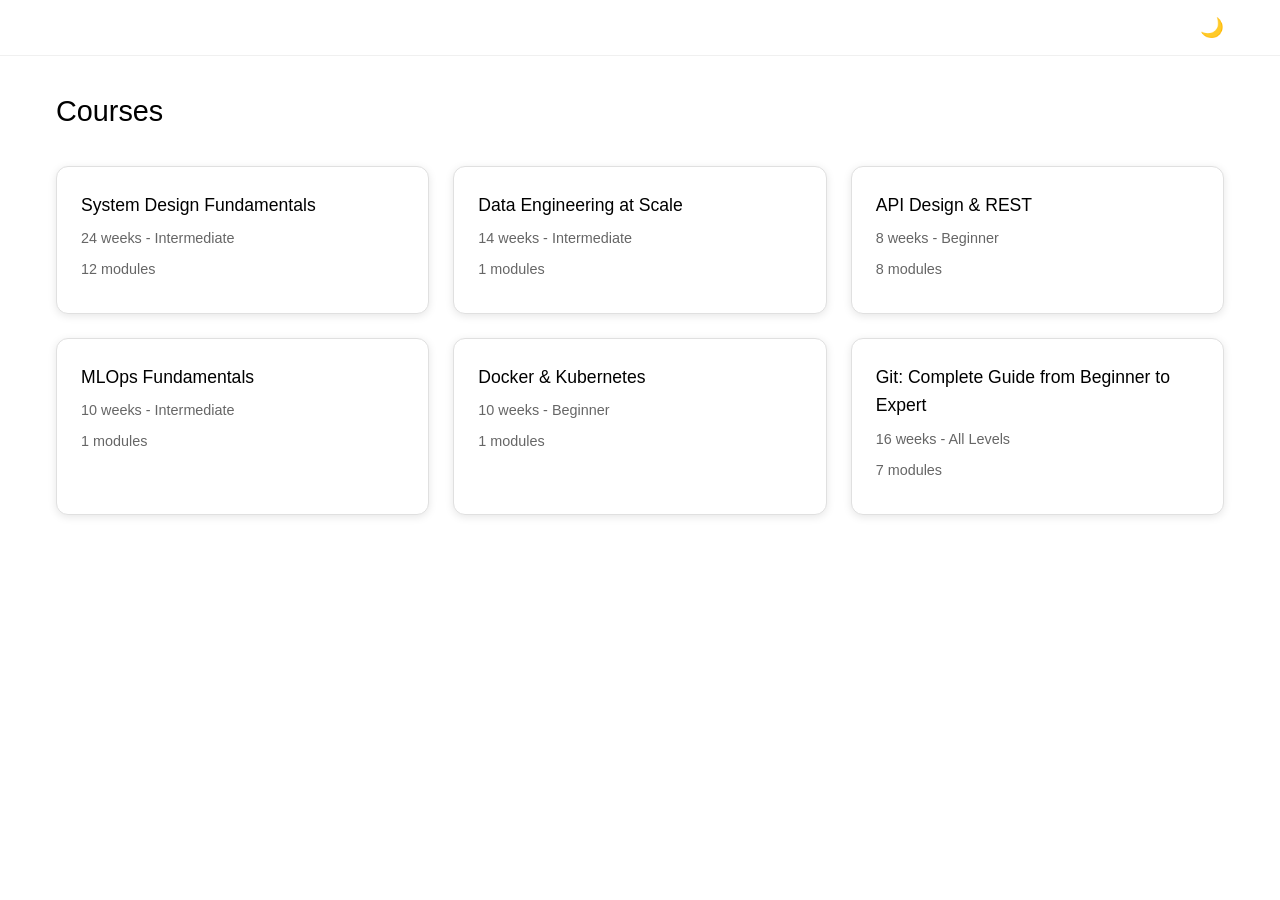
<file: index.html>
<!doctype html>
<html lang="en">
  <head>
    <meta charset="UTF-8" />
    <meta name="viewport" content="width=device-width, initial-scale=1.0" />
    <title>Learning - System Design, APIs & Engineering Courses</title>

    <!-- SEO Meta Tags -->
    <meta
      name="description"
      content="Master system design, API development, microservices, and software engineering. Free online courses with interview questions, practical examples, and progress tracking."
    />
    <meta
      name="keywords"
      content="system design, API design, REST, microservices, software engineering, interview preparation, coding courses, scalability, databases, caching, load balancing"
    />
    <meta name="author" content="Learning Platform" />
    <meta name="robots" content="index, follow, max-snippet:-1, max-image-preview:large, max-video-preview:-1" />
    <link rel="canonical" href="https://ashutoshnayakords.github.io/" />

    <!-- Google Search Console Verification -->
    <!-- Paste your Google verification meta tag here after getting it from Search Console -->

    <!-- Open Graph / Facebook Meta Tags -->
    <meta property="og:type" content="website" />
    <meta property="og:url" content="https://ashutoshnayakords.github.io/" />
    <meta property="og:title" content="Learning - System Design & Engineering Courses" />
    <meta
      property="og:description"
      content="Master system design, API development, microservices, and software engineering with free interactive courses and interview preparation."
    />
    <meta property="og:image" content="https://ashutoshnayakords.github.io/icons/web-app-manifest-512x512.png" />
    <meta property="og:image:width" content="512" />
    <meta property="og:image:height" content="512" />
    <meta property="og:image:alt" content="Learning Platform Logo" />
    <meta property="og:site_name" content="Learning" />
    <meta property="og:locale" content="en_US" />

    <!-- Twitter Card Meta Tags -->
    <meta name="twitter:card" content="summary_large_image" />
    <meta name="twitter:url" content="https://ashutoshnayakords.github.io/" />
    <meta name="twitter:title" content="Learning - System Design & Engineering Courses" />
    <meta
      name="twitter:description"
      content="Master system design, API development, microservices, and software engineering with free interactive courses."
    />
    <meta name="twitter:image" content="https://ashutoshnayakords.github.io/icons/web-app-manifest-512x512.png" />

    <!-- PWA Meta Tags -->
    <meta name="theme-color" content="#000000" />
    <meta name="mobile-web-app-capable" content="yes" />
    <meta name="apple-mobile-web-app-capable" content="yes" />
    <meta
      name="apple-mobile-web-app-status-bar-style"
      content="black-translucent"
    />
    <meta name="apple-mobile-web-app-title" content="Learning" />

    <!-- Manifest -->
    <link rel="manifest" href="manifest.json" />

    <!-- Apple Touch Icons -->
    <link
      rel="apple-touch-icon"
      sizes="152x152"
      href="icons/icon-152x152.png"
    />
    <link
      rel="apple-touch-icon"
      sizes="192x192"
      href="icons/icon-192x192.png"
    />
    <link
      rel="apple-touch-icon"
      sizes="512x512"
      href="icons/icon-512x512.png"
    />

    <!-- Favicon -->
    <link
      rel="icon"
      type="image/png"
      sizes="32x32"
      href="icons/icon-192x192.png"
    />

    <link rel="stylesheet" href="styles.css" />

    <!-- Structured Data (JSON-LD) for Google -->
    <script type="application/ld+json">
    {
      "@context": "https://schema.org",
      "@type": "EducationalOrganization",
      "name": "Learning Platform",
      "description": "Free online courses on system design, API development, microservices, and software engineering",
      "url": "https://ashutoshnayakords.github.io/",
      "logo": "https://ashutoshnayakords.github.io/icons/web-app-manifest-512x512.png",
      "sameAs": [],
      "courseOffered": [
        {
          "@type": "Course",
          "name": "System Design Fundamentals",
          "description": "Learn scalability, load balancing, caching, databases, message queues, and more",
          "provider": {
            "@type": "EducationalOrganization",
            "name": "Learning Platform"
          },
          "educationalLevel": "Intermediate",
          "timeRequired": "P24W"
        },
        {
          "@type": "Course",
          "name": "API Design & REST",
          "description": "Master REST principles, API design patterns, authentication, rate limiting, and best practices",
          "provider": {
            "@type": "EducationalOrganization",
            "name": "Learning Platform"
          },
          "educationalLevel": "Beginner",
          "timeRequired": "P8W"
        }
      ]
    }
    </script>
  </head>
  <body>
    <header>
      <div class="header-content">
        <div class="nav-buttons">
          <button id="home-btn" onclick="showHome()">
            <img src="icons/favicon-96x96.png" alt="Courses" class="home-icon">
          </button>
          <button id="back-btn" onclick="goBack()" style="display: none">
            Back
          </button>
        </div>
        <button
          class="theme-toggle theme-toggle-desktop"
          onclick="toggleTheme()"
        >
          🌙
        </button>
      </div>
    </header>

    <div class="container">
      <!-- Home Page -->
      <div id="home-page" class="page active">
        <div class="home-page">
          <h1>Courses</h1>
          <div class="courses-grid" id="courses-grid">
            <!-- Generated by JS -->
          </div>
        </div>
      </div>

      <!-- Contents Page (List of all lessons) -->
      <div id="contents-page" class="page">
        <div id="contents-content" class="contents-detail">
          <!-- Generated by JS -->
        </div>
      </div>

      <!-- Course Page -->
      <div id="course-page" class="page">
        <div id="course-content" class="course-detail">
          <!-- Generated by JS -->
        </div>
      </div>

      <!-- Lesson Page -->
      <div id="lesson-page" class="page">
        <div class="lesson-layout">
          <!-- Sidebar -->
          <aside id="sidebar" class="sidebar">
            <div id="sidebar-content" class="sidebar-content">
              <!-- Generated by JS -->
            </div>
          </aside>

          <!-- Main Content -->
          <div class="lesson-main">
            <div id="lesson-header" class="lesson-header">
              <!-- Generated by JS -->
            </div>
            <div id="lesson-content" class="lesson-body">
              <!-- Generated by JS -->
            </div>

            <!-- Interview Questions Section -->
            <div id="interview-section" class="interview-section">
              <h2>Interview Questions</h2>
              <div id="interview-questions" class="accordion">
                <!-- Generated by JS -->
              </div>
            </div>

            <div id="lesson-nav" class="lesson-nav">
              <!-- Generated by JS -->
            </div>
            <div class="progress-bar">
              <div id="progress-fill" class="progress-fill"></div>
            </div>
          </div>
        </div>
      </div>
    </div>

    <!-- Bottom Navbar (Mobile App Style) -->
    <nav id="bottom-navbar" class="bottom-navbar">
      <div class="bottom-navbar-content">
        <button class="bottom-nav-item" onclick="showHome()">
          <svg
            viewBox="0 0 24 24"
            fill="none"
            stroke="currentColor"
            stroke-width="2"
          >
            <path d="M3 9l9-7 9 7v11a2 2 0 0 1-2 2H5a2 2 0 0 1-2-2z"></path>
            <polyline points="9,22 9,12 15,12 15,22"></polyline>
          </svg>
          <!-- <span>Courses</span> -->
        </button>
        <button class="bottom-nav-item active" onclick="openCourseMenu()">
          <svg
            viewBox="0 0 24 24"
            fill="none"
            stroke="currentColor"
            stroke-width="2"
          >
            <path d="M4 19.5A2.5 2.5 0 0 1 6.5 17H20"></path>
            <path
              d="M6.5 2H20v20H6.5A2.5 2.5 0 0 1 4 19.5v-15A2.5 2.5 0 0 1 6.5 2z"
            ></path>
          </svg>
          <span>Contents</span>
        </button>
        <button class="bottom-nav-item" onclick="toggleTheme()">
          <svg
            viewBox="0 0 24 24"
            fill="none"
            stroke="currentColor"
            stroke-width="2"
          >
            <circle cx="12" cy="12" r="5"></circle>
            <line x1="12" y1="1" x2="12" y2="3"></line>
            <line x1="12" y1="21" x2="12" y2="23"></line>
            <line x1="4.22" y1="4.22" x2="5.64" y2="5.64"></line>
            <line x1="18.36" y1="18.36" x2="19.78" y2="19.78"></line>
            <line x1="1" y1="12" x2="3" y2="12"></line>
            <line x1="21" y1="12" x2="23" y2="12"></line>
            <line x1="4.22" y1="19.78" x2="5.64" y2="18.36"></line>
            <line x1="18.36" y1="5.64" x2="19.78" y2="4.22"></line>
          </svg>
          <span>Theme</span>
        </button>
      </div>
    </nav>

    <!-- Course Menu Slide-Up Modal -->
    <div
      id="course-menu-overlay"
      class="course-menu-overlay"
      onclick="closeCourseMenu(event)"
    >
      <div class="course-menu-modal" onclick="event.stopPropagation()">
        <div class="course-menu-handle"></div>
        <div class="course-menu-header">
          <h3>Course Contents</h3>
          <button class="course-menu-close" onclick="closeCourseMenu()">
            &times;
          </button>
        </div>
        <div id="course-menu-content" class="course-menu-content">
          <!-- Generated by JS -->
        </div>
      </div>
    </div>

    <!-- Load external JavaScript files -->
    <script src="theme.js"></script>
    <!-- Load course modules -->
    <script src="modules/module0-prerequisites.js"></script>
    <script src="modules/module1-foundations.js"></script>
    <script src="modules/module6-message-queues.js"></script>
    <script src="modules/module7-apis.js"></script>
    <script src="modules/module8-microservices.js"></script>
    <script src="modules/module9-advanced-patterns.js"></script>
    <script src="modules/module10-observability.js"></script>
    <script src="modules/module11-real-designs.js"></script>
    <script src="modules/data-engineering-fundamentals.js"></script>
    <script src="modules/mlops-fundamentals.js"></script>
    <script src="modules/containerization-docker-kubernetes.js"></script>
    <!-- Main courses assembler -->
    <script src="courses.js"></script>
    <script src="navigation.js"></script>
    <script src="renderers.js"></script>
    <script src="interviews.js"></script>

    <!-- Update Notification Banner -->
    <div
      id="update-banner"
      style="
        display: none;
        position: fixed;
        top: 0;
        left: 0;
        right: 0;
        background: #4caf50;
        color: white;
        padding: 15px;
        text-align: center;
        z-index: 10000;
        box-shadow: 0 2px 5px rgba(0, 0, 0, 0.2);
      "
    >
      <span>New content available! </span>
      <button
        onclick="location.reload()"
        style="
          background: white;
          color: #4caf50;
          border: none;
          padding: 8px 20px;
          margin-left: 10px;
          border-radius: 4px;
          cursor: pointer;
          font-weight: bold;
        "
      >
        Update Now
      </button>
      <button
        onclick="
          document.getElementById('update-banner').style.display = 'none'
        "
        style="
          background: transparent;
          color: white;
          border: 1px solid white;
          padding: 8px 20px;
          margin-left: 10px;
          border-radius: 4px;
          cursor: pointer;
        "
      >
        Later
      </button>
    </div>

    <!-- Service Worker Registration - TEMPORARILY DISABLED -->
    <script>
      // DISABLED: Unregister any existing service workers first
      if ("serviceWorker" in navigator) {
        navigator.serviceWorker
          .getRegistrations()
          .then(function (registrations) {
            for (let registration of registrations) {
              registration.unregister();
              console.log("Service Worker unregistered");
            }
          });
      }

      /* SERVICE WORKER DISABLED FOR NOW - UNCOMMENT WHEN FIXED
        if ('serviceWorker' in navigator) {
            let refreshing = false;

            navigator.serviceWorker.addEventListener('controllerchange', () => {
                if (!refreshing) {
                    refreshing = true;
                    console.log('New service worker activated, reloading...');
                    window.location.reload();
                }
            });

            window.addEventListener('load', () => {
                navigator.serviceWorker.register('./sw.js')
                    .then((registration) => {
                        console.log('Service Worker registered:', registration.scope);
                        registration.update();

                        let updateInterval;
                        document.addEventListener('visibilitychange', () => {
                            if (document.visibilityState === 'visible') {
                                registration.update();
                                updateInterval = setInterval(() => {
                                    registration.update();
                                }, 30000);
                            } else {
                                clearInterval(updateInterval);
                            }
                        });

                        registration.addEventListener('updatefound', () => {
                            const newWorker = registration.installing;
                            newWorker.addEventListener('statechange', () => {
                                if (newWorker.state === 'installed' && navigator.serviceWorker.controller) {
                                    console.log('New content available! Show notification.');
                                    document.getElementById('update-banner').style.display = 'block';
                                }
                            });
                        });
                    })
                    .catch((error) => {
                        console.log('Service Worker registration failed:', error);
                    });
            });
        }
        */
    </script>
  </body>
</html>
</file>
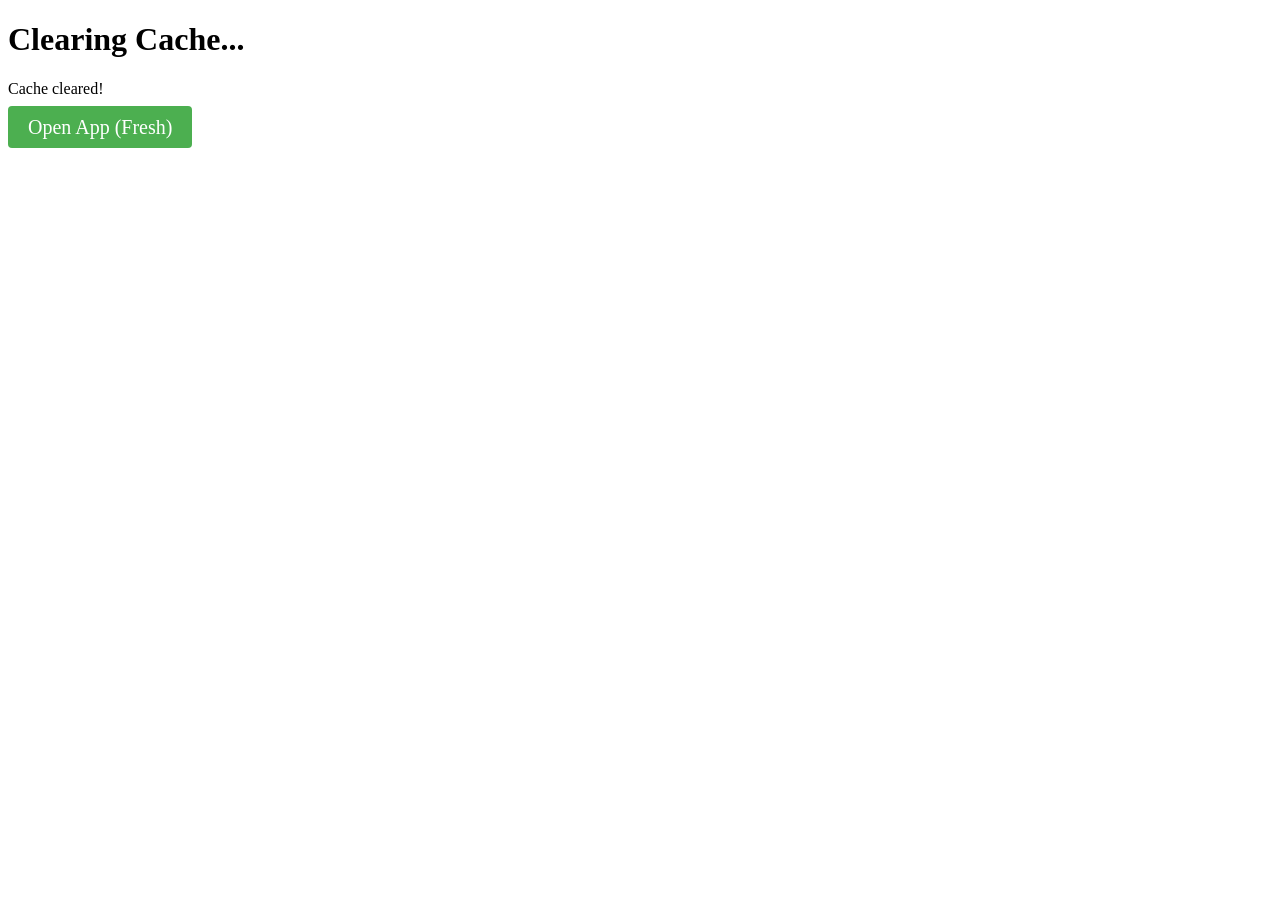
<file: clear-cache.html>
<!DOCTYPE html>
<html>
<head>
    <title>Clear Cache & Reload</title>
</head>
<body>
    <h1>Clearing Cache...</h1>
    <p id="status">Working...</p>
    <script>
        // Unregister all service workers
        if ('serviceWorker' in navigator) {
            navigator.serviceWorker.getRegistrations().then(function(registrations) {
                for (let registration of registrations) {
                    registration.unregister();
                    console.log('Service Worker unregistered');
                }
            });
        }
        
        // Clear all caches
        if ('caches' in window) {
            caches.keys().then(function(names) {
                for (let name of names) {
                    caches.delete(name);
                    console.log('Cache deleted:', name);
                }
            });
        }
        
        document.getElementById('status').innerHTML = 
            'Cache cleared!<br><br>' +
            '<a href="index.html?' + Date.now() + '" style="font-size: 20px; padding: 10px 20px; background: #4CAF50; color: white; text-decoration: none; border-radius: 4px;">Open App (Fresh)</a>';
    </script>
</body>
</html>
</file>
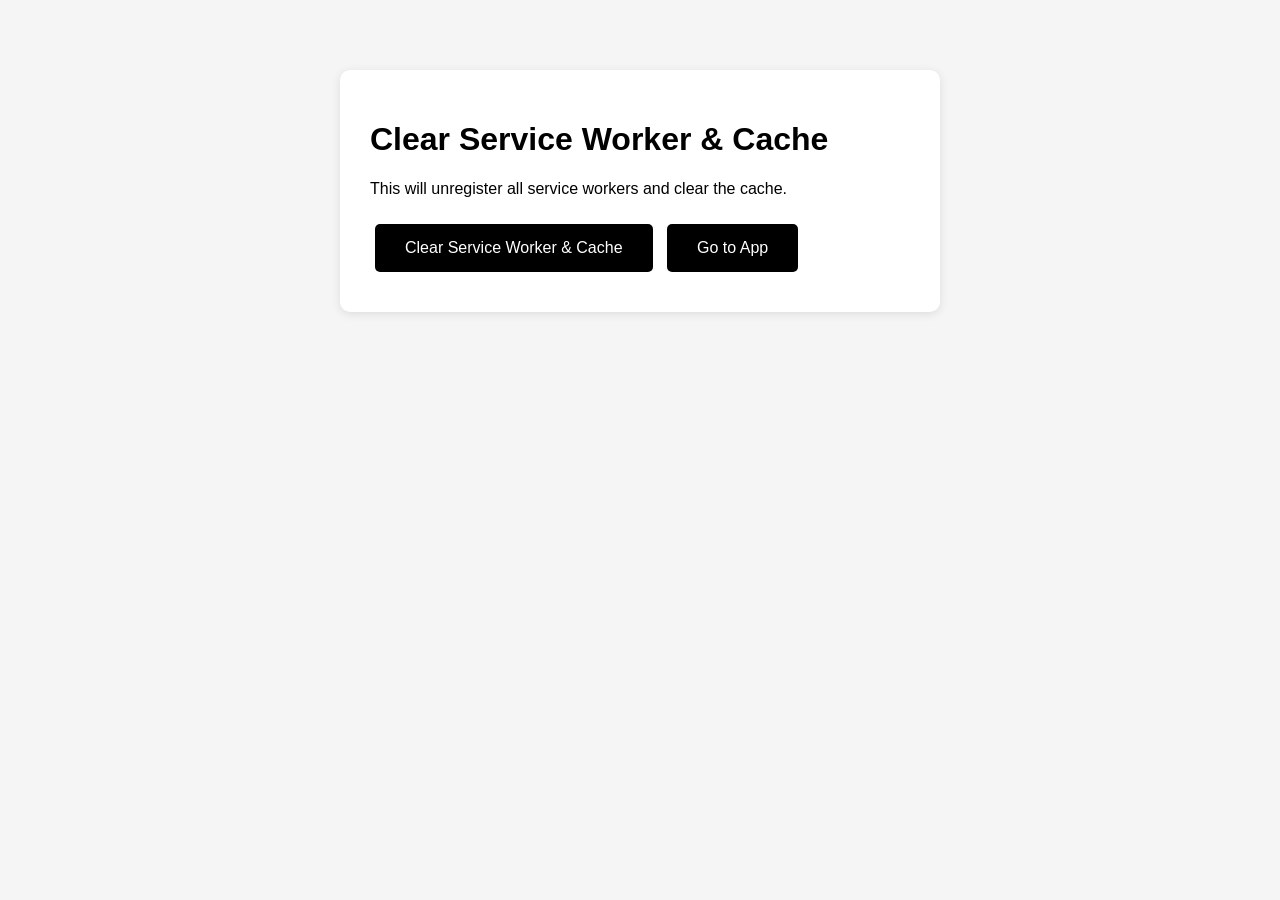
<file: clear-sw.html>
<!DOCTYPE html>
<html>
<head>
    <title>Clear Service Worker</title>
    <style>
        body {
            font-family: Arial, sans-serif;
            max-width: 600px;
            margin: 50px auto;
            padding: 20px;
            background: #f5f5f5;
        }
        .container {
            background: white;
            padding: 30px;
            border-radius: 10px;
            box-shadow: 0 2px 10px rgba(0,0,0,0.1);
        }
        button {
            background: #000;
            color: white;
            border: none;
            padding: 15px 30px;
            font-size: 16px;
            border-radius: 5px;
            cursor: pointer;
            margin: 10px 5px;
        }
        button:hover {
            background: #333;
        }
        .success {
            color: green;
            font-weight: bold;
            margin: 20px 0;
        }
        .error {
            color: red;
            font-weight: bold;
            margin: 20px 0;
        }
    </style>
</head>
<body>
    <div class="container">
        <h1>Clear Service Worker & Cache</h1>
        <p>This will unregister all service workers and clear the cache.</p>
        <button onclick="clearEverything()">Clear Service Worker & Cache</button>
        <button onclick="goToApp()">Go to App</button>
        <div id="message"></div>
    </div>

    <script>
        async function clearEverything() {
            const messageEl = document.getElementById('message');
            messageEl.innerHTML = 'Clearing...';

            try {
                // Unregister all service workers
                const registrations = await navigator.serviceWorker.getRegistrations();
                for (let registration of registrations) {
                    await registration.unregister();
                }

                // Clear all caches
                const cacheNames = await caches.keys();
                for (let cacheName of cacheNames) {
                    await caches.delete(cacheName);
                }

                messageEl.className = 'success';
                messageEl.innerHTML = 'Success! Service worker and cache cleared. Click "Go to App" below.';
            } catch (error) {
                messageEl.className = 'error';
                messageEl.innerHTML = 'Error: ' + error.message;
            }
        }

        function goToApp() {
            window.location.href = './index.html';
        }
    </script>
</body>
</html>
</file>
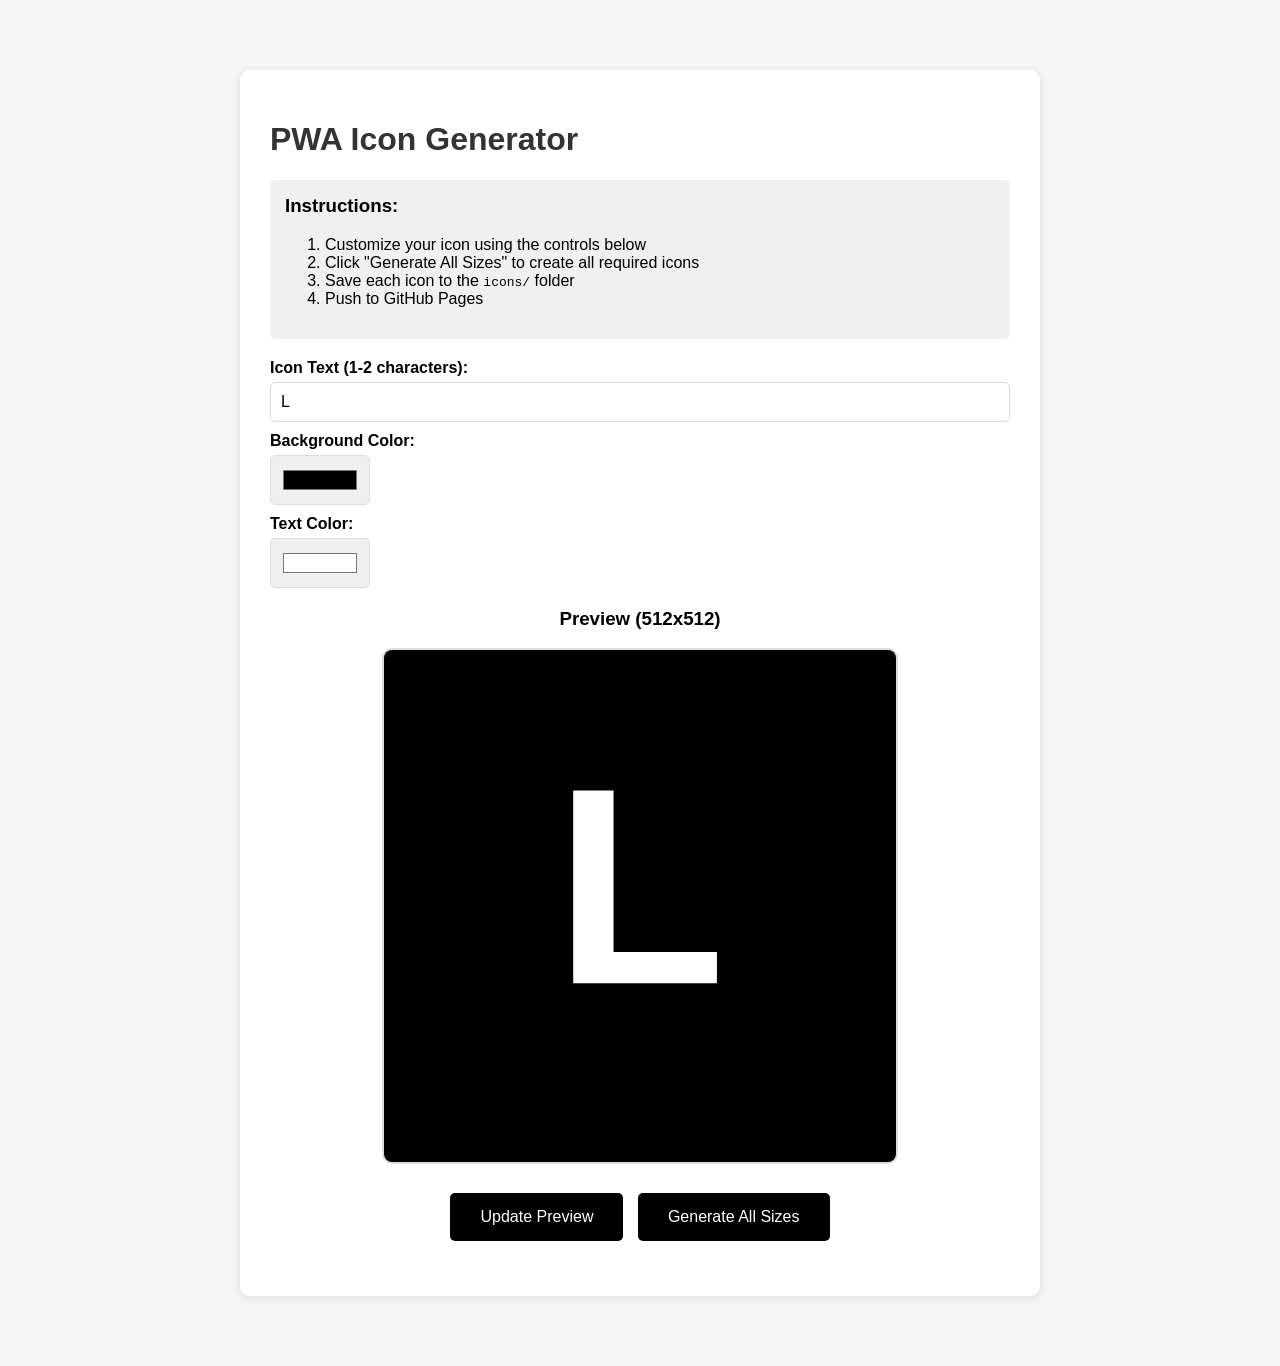
<file: icon-generator.html>
<!DOCTYPE html>
<html lang="en">
<head>
    <meta charset="UTF-8">
    <meta name="viewport" content="width=device-width, initial-scale=1.0">
    <title>PWA Icon Generator</title>
    <style>
        body {
            font-family: Arial, sans-serif;
            max-width: 800px;
            margin: 50px auto;
            padding: 20px;
            background: #f5f5f5;
        }
        .container {
            background: white;
            padding: 30px;
            border-radius: 10px;
            box-shadow: 0 2px 10px rgba(0,0,0,0.1);
        }
        h1 {
            color: #333;
        }
        .controls {
            margin: 20px 0;
        }
        label {
            display: block;
            margin: 10px 0 5px;
            font-weight: bold;
        }
        input[type="text"], input[type="color"] {
            width: 100%;
            padding: 10px;
            font-size: 16px;
            border: 1px solid #ddd;
            border-radius: 5px;
            box-sizing: border-box;
        }
        input[type="color"] {
            width: 100px;
            height: 50px;
            cursor: pointer;
        }
        #preview {
            margin: 20px 0;
            text-align: center;
        }
        canvas {
            border: 2px solid #ddd;
            border-radius: 10px;
            max-width: 100%;
        }
        button {
            background: #000;
            color: white;
            border: none;
            padding: 15px 30px;
            font-size: 16px;
            border-radius: 5px;
            cursor: pointer;
            margin: 5px;
        }
        button:hover {
            background: #333;
        }
        .buttons {
            text-align: center;
            margin: 20px 0;
        }
        .instructions {
            background: #f0f0f0;
            padding: 15px;
            border-radius: 5px;
            margin: 20px 0;
        }
        .instructions h3 {
            margin-top: 0;
        }
    </style>
</head>
<body>
    <div class="container">
        <h1>PWA Icon Generator</h1>

        <div class="instructions">
            <h3>Instructions:</h3>
            <ol>
                <li>Customize your icon using the controls below</li>
                <li>Click "Generate All Sizes" to create all required icons</li>
                <li>Save each icon to the <code>icons/</code> folder</li>
                <li>Push to GitHub Pages</li>
            </ol>
        </div>

        <div class="controls">
            <label for="text">Icon Text (1-2 characters):</label>
            <input type="text" id="text" value="L" maxlength="2">

            <label for="bgColor">Background Color:</label>
            <input type="color" id="bgColor" value="#000000">

            <label for="textColor">Text Color:</label>
            <input type="color" id="textColor" value="#ffffff">
        </div>

        <div id="preview">
            <h3>Preview (512x512)</h3>
            <canvas id="canvas" width="512" height="512"></canvas>
        </div>

        <div class="buttons">
            <button onclick="generateIcon()">Update Preview</button>
            <button onclick="generateAllSizes()">Generate All Sizes</button>
        </div>
    </div>

    <script>
        const canvas = document.getElementById('canvas');
        const ctx = canvas.getContext('2d');
        const sizes = [72, 96, 128, 144, 152, 192, 384, 512];

        function generateIcon() {
            const text = document.getElementById('text').value || 'L';
            const bgColor = document.getElementById('bgColor').value;
            const textColor = document.getElementById('textColor').value;

            // Clear canvas
            ctx.clearRect(0, 0, 512, 512);

            // Draw background
            ctx.fillStyle = bgColor;
            ctx.fillRect(0, 0, 512, 512);

            // Draw text
            ctx.fillStyle = textColor;
            ctx.font = 'bold 280px Arial';
            ctx.textAlign = 'center';
            ctx.textBaseline = 'middle';
            ctx.fillText(text, 256, 256);
        }

        function downloadIcon(size) {
            const tempCanvas = document.createElement('canvas');
            tempCanvas.width = size;
            tempCanvas.height = size;
            const tempCtx = tempCanvas.getContext('2d');

            const text = document.getElementById('text').value || 'L';
            const bgColor = document.getElementById('bgColor').value;
            const textColor = document.getElementById('textColor').value;

            // Draw background
            tempCtx.fillStyle = bgColor;
            tempCtx.fillRect(0, 0, size, size);

            // Draw text (scale font size)
            tempCtx.fillStyle = textColor;
            tempCtx.font = `bold ${size * 0.547}px Arial`;
            tempCtx.textAlign = 'center';
            tempCtx.textBaseline = 'middle';
            tempCtx.fillText(text, size / 2, size / 2);

            // Download
            tempCanvas.toBlob((blob) => {
                const url = URL.createObjectURL(blob);
                const a = document.createElement('a');
                a.href = url;
                a.download = `icon-${size}x${size}.png`;
                a.click();
                URL.revokeObjectURL(url);
            });
        }

        function generateAllSizes() {
            sizes.forEach((size, index) => {
                setTimeout(() => {
                    downloadIcon(size);
                }, index * 500); // Stagger downloads
            });
            alert('Downloading all icon sizes! Save them to the icons/ folder.');
        }

        // Initialize
        generateIcon();

        // Update on input change
        document.getElementById('text').addEventListener('input', generateIcon);
        document.getElementById('bgColor').addEventListener('input', generateIcon);
        document.getElementById('textColor').addEventListener('input', generateIcon);
    </script>
</body>
</html>
</file>
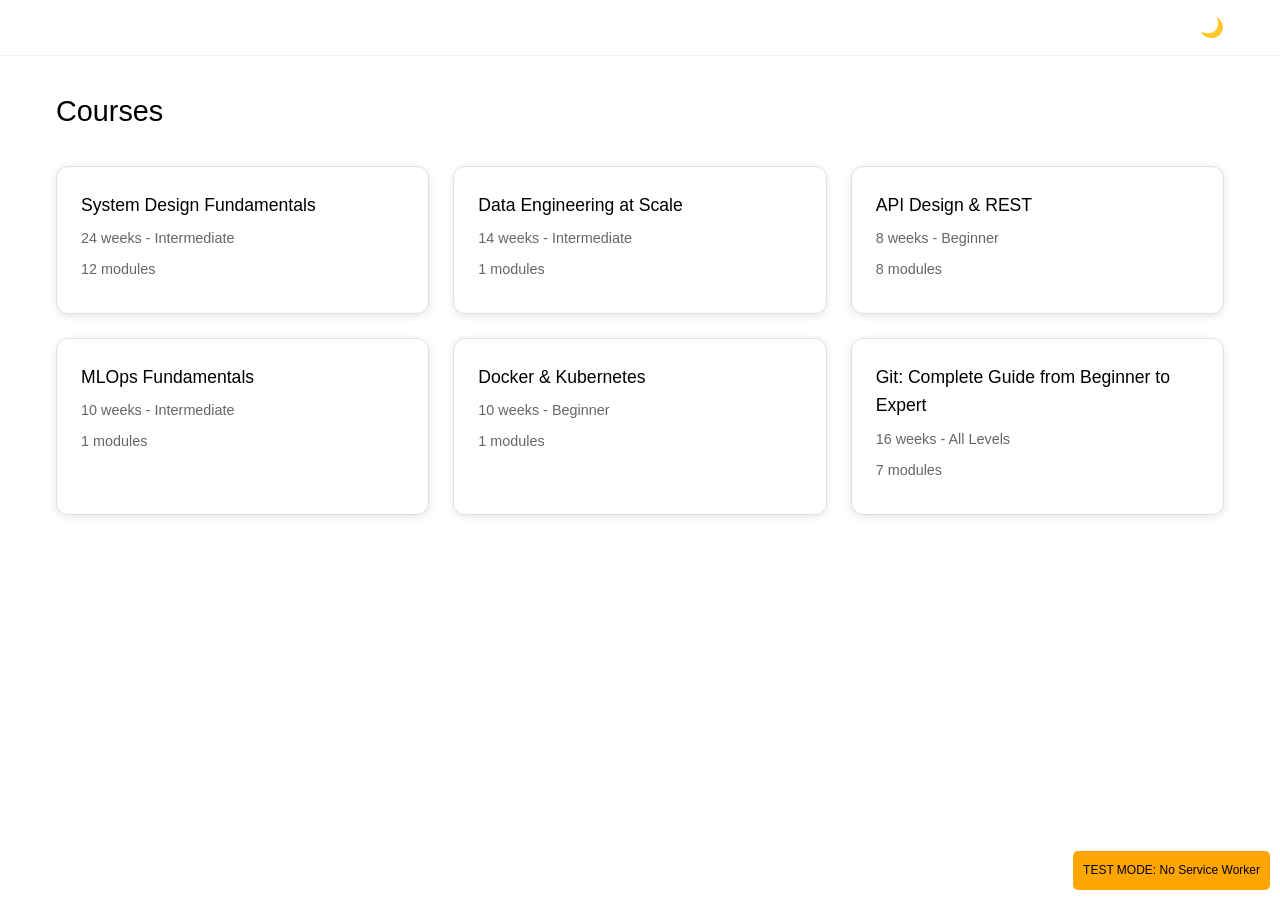
<file: index-no-sw.html>
<!DOCTYPE html>
<html lang="en">
<head>
    <meta charset="UTF-8">
    <meta name="viewport" content="width=device-width, initial-scale=1.0">
    <title>Learning</title>
    <link rel="stylesheet" href="styles.css">
</head>
<body>
    <header>
        <div class="header-content">
            <div class="nav-buttons">
                <button id="home-btn" onclick="showHome()">Courses</button>
                <button id="back-btn" onclick="goBack()" style="display: none;">Back</button>
            </div>
            <button class="theme-toggle theme-toggle-desktop" onclick="toggleTheme()">🌙</button>
        </div>
    </header>

    <div class="container">
        <!-- Home Page -->
        <div id="home-page" class="page active">
            <div class="home-page">
                <h1>Courses</h1>
                <div class="courses-grid" id="courses-grid">
                    <!-- Generated by JS -->
                </div>
            </div>
        </div>

        <!-- Contents Page -->
        <div id="contents-page" class="page">
            <div id="contents-content" class="contents-detail">
                <!-- Generated by JS -->
            </div>
        </div>

        <!-- Course Page -->
        <div id="course-page" class="page">
            <div id="course-content" class="course-detail">
                <!-- Generated by JS -->
            </div>
        </div>

        <!-- Lesson Page -->
        <div id="lesson-page" class="page">
            <div class="lesson-layout">
                <aside id="sidebar" class="sidebar">
                    <div id="sidebar-content" class="sidebar-content">
                        <!-- Generated by JS -->
                    </div>
                </aside>

                <div class="lesson-main">
                    <div id="lesson-header" class="lesson-header">
                        <!-- Generated by JS -->
                    </div>
                    <div id="lesson-content" class="lesson-body">
                        <!-- Generated by JS -->
                    </div>

                    <div id="interview-section" class="interview-section">
                        <h2>Interview Questions</h2>
                        <div id="interview-questions" class="accordion">
                            <!-- Generated by JS -->
                        </div>
                    </div>

                    <div id="lesson-nav" class="lesson-nav">
                        <!-- Generated by JS -->
                    </div>
                    <div class="progress-bar">
                        <div id="progress-fill" class="progress-fill"></div>
                    </div>
                </div>
            </div>
        </div>
    </div>

    <!-- Bottom Navbar -->
    <nav id="bottom-navbar" class="bottom-navbar">
        <div class="bottom-navbar-content">
            <button class="bottom-nav-item" onclick="showHome()">
                <svg viewBox="0 0 24 24" fill="none" stroke="currentColor" stroke-width="2">
                    <path d="M3 9l9-7 9 7v11a2 2 0 0 1-2 2H5a2 2 0 0 1-2-2z"></path>
                    <polyline points="9,22 9,12 15,12 15,22"></polyline>
                </svg>
                <span>Courses</span>
            </button>
            <button class="bottom-nav-item active" onclick="openCourseMenu()">
                <svg viewBox="0 0 24 24" fill="none" stroke="currentColor" stroke-width="2">
                    <path d="M4 19.5A2.5 2.5 0 0 1 6.5 17H20"></path>
                    <path d="M6.5 2H20v20H6.5A2.5 2.5 0 0 1 4 19.5v-15A2.5 2.5 0 0 1 6.5 2z"></path>
                </svg>
                <span>Contents</span>
            </button>
            <button class="bottom-nav-item" onclick="toggleTheme()">
                <svg viewBox="0 0 24 24" fill="none" stroke="currentColor" stroke-width="2">
                    <circle cx="12" cy="12" r="5"></circle>
                    <line x1="12" y1="1" x2="12" y2="3"></line>
                    <line x1="12" y1="21" x2="12" y2="23"></line>
                    <line x1="4.22" y1="4.22" x2="5.64" y2="5.64"></line>
                    <line x1="18.36" y1="18.36" x2="19.78" y2="19.78"></line>
                    <line x1="1" y1="12" x2="3" y2="12"></line>
                    <line x1="21" y1="12" x2="23" y2="12"></line>
                    <line x1="4.22" y1="19.78" x2="5.64" y2="18.36"></line>
                    <line x1="18.36" y1="5.64" x2="19.78" y2="4.22"></line>
                </svg>
                <span>Theme</span>
            </button>
        </div>
    </nav>

    <!-- Course Menu Slide-Up Modal -->
    <div id="course-menu-overlay" class="course-menu-overlay" onclick="closeCourseMenu(event)">
        <div class="course-menu-modal" onclick="event.stopPropagation()">
            <div class="course-menu-handle"></div>
            <div class="course-menu-header">
                <h3>Course Contents</h3>
                <button class="course-menu-close" onclick="closeCourseMenu()">&times;</button>
            </div>
            <div id="course-menu-content" class="course-menu-content">
                <!-- Generated by JS -->
            </div>
        </div>
    </div>

    <!-- Load JavaScript files (NO SERVICE WORKER FOR TESTING) -->
    <script src="theme.js"></script>
    <script src="modules/module0-prerequisites.js"></script>
    <script src="modules/module1-foundations.js"></script>
    <script src="modules/module6-message-queues.js"></script>
    <script src="modules/module7-apis.js"></script>
    <script src="modules/module8-microservices.js"></script>
    <script src="modules/module9-advanced-patterns.js"></script>
    <script src="modules/module10-observability.js"></script>
    <script src="modules/module11-real-designs.js"></script>
    <script src="courses.js"></script>
    <script src="navigation.js"></script>
    <script src="renderers.js"></script>
    <script src="interviews.js"></script>

    <!-- NO SERVICE WORKER - This version is for testing -->
    <div style="position: fixed; bottom: 10px; right: 10px; background: orange; color: black; padding: 10px; border-radius: 5px; font-size: 12px; z-index: 9999;">
        TEST MODE: No Service Worker
    </div>
</body>
</html>
</file>
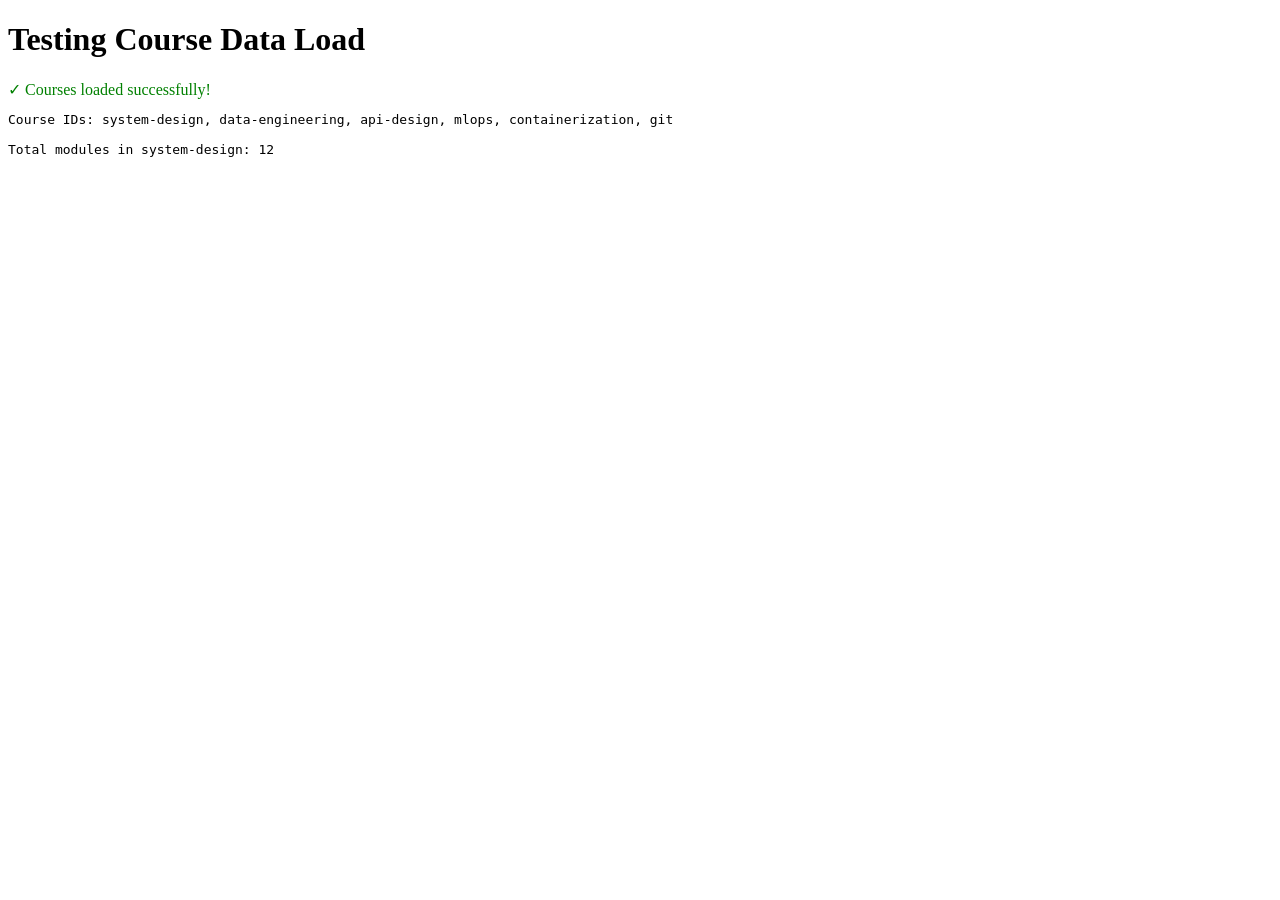
<file: test-load.html>
<!DOCTYPE html>
<html>
<head>
    <title>Test Courses Load</title>
    <meta http-equiv="Cache-Control" content="no-cache, no-store, must-revalidate">
    <meta http-equiv="Pragma" content="no-cache">
    <meta http-equiv="Expires" content="0">
</head>
<body>
    <h1>Testing Course Data Load</h1>
    <div id="status">Loading...</div>
    <pre id="debug"></pre>
    
    <script>
        console.log('Starting test...');
        
        // Load courses.js
        const script = document.createElement('script');
        script.src = 'courses.js?' + Date.now(); // Cache bust
        script.onload = function() {
            console.log('Script loaded');
            const status = document.getElementById('status');
            const debug = document.getElementById('debug');
            
            if (typeof courses !== 'undefined') {
                status.textContent = '✓ Courses loaded successfully!';
                status.style.color = 'green';
                debug.textContent = 'Course IDs: ' + Object.keys(courses).join(', ') + '\n\n';
                debug.textContent += 'Total modules in system-design: ' + courses['system-design'].modules.length;
            } else {
                status.textContent = '✗ Courses NOT defined';
                status.style.color = 'red';
                debug.textContent = 'Error: courses object is not defined';
            }
        };
        script.onerror = function(e) {
            console.error('Script error:', e);
            document.getElementById('status').textContent = '✗ Error loading script';
            document.getElementById('status').style.color = 'red';
        };
        document.head.appendChild(script);
    </script>
</body>
</html>
</file>
<file: styles.css>
* {
  margin: 0;
  padding: 0;
  box-sizing: border-box;
}

body {
  font-family: Arial, sans-serif;
  background-color: #ffffff;
  color: #000000;
  line-height: 1.6;
}

body.dark-mode {
  background-color: #000000;
  color: #ffffff;
}

/* Header */
header {
  background-color: #ffffff;
  border-bottom: 1px solid #f0f0f0;
  padding: 1rem;
  position: sticky;
  top: 0;
  z-index: 100;
}

body.dark-mode header {
  background-color: #000000;
  border-bottom-color: #333;
}

.header-content {
  max-width: 1200px;
  margin: 0 auto;
  padding: 0 1rem;
  display: flex;
  justify-content: space-between;
  align-items: center;
  gap: 1rem;
}

@media (max-width: 768px) {
  .header-content {
    padding: 0 0.75rem;
  }
}

@media (max-width: 480px) {
  .header-content {
    padding: 0 0.5rem;
  }
}

.nav-buttons {
  display: flex;
  gap: 0.5rem;
}

.nav-buttons button {
  background: none;
  border: none;
  padding: 0.5rem 1rem;
  cursor: pointer;
  font-size: 0.9rem;
  color: #000000;
  font-family: Arial, sans-serif;
}

body.dark-mode .nav-buttons button {
  color: #ffffff;
}

.nav-buttons button:hover:not(:disabled) {
  text-decoration: underline;
}

.nav-buttons button:disabled {
  opacity: 0.4;
  cursor: not-allowed;
}

/* Hide home button with icon */
#home-btn {
  display: none;
}

/* Home icon responsive sizing (not used now that button is hidden) */
.home-icon {
  object-fit: cover;
  object-position: center;
  vertical-align: middle;
  width: 48px;
  height: 24px;
  border-radius: 6px;
  box-shadow: 0 2px 4px rgba(0, 0, 0, 0.1);
}

body.dark-mode .home-icon {
  box-shadow: 0 2px 4px rgba(255, 255, 255, 0.1);
}

@media (min-width: 768px) {
  .home-icon {
    width: 96px;
    height: 48px;
    border-radius: 8px;
  }
}

.theme-toggle {
  background: none;
  border: none;
  font-size: 1.2rem;
  cursor: pointer;
  padding: 0;
  color: #000000;
}

body.dark-mode .theme-toggle {
  color: #ffffff;
}

/* Container */
.container {
  max-width: 1200px;
  margin: 0 auto;
  padding: 2rem 1rem;
  background-color: #ffffff;
}

body.dark-mode .container {
  background-color: #000000;
}

/* Pages */
.page {
  display: none;
  background-color: #ffffff;
}

body.dark-mode .page {
  background-color: #000000;
}

.page.active {
  display: block;
}

/* Home Page */
.home-page {
  background-color: #ffffff;
}

body.dark-mode .home-page {
  background-color: #000000;
}

.home-page h1 {
  font-size: 1.8rem;
  margin-bottom: 2rem;
  font-weight: normal;
  color: #000000;
}

body.dark-mode .home-page h1 {
  color: #ffffff;
}

.courses-grid {
  display: grid;
  grid-template-columns: repeat(auto-fit, minmax(280px, 1fr));
  gap: 1.5rem;
}

/* Contents Page */
.contents-detail h1 {
  font-size: 1.6rem;
  margin-bottom: 0.5rem;
  font-weight: normal;
}

.contents-detail > p {
  color: #666;
  margin-bottom: 2rem;
  font-size: 0.9rem;
}

body.dark-mode .contents-detail > p {
  color: #aaa;
}

.contents-info {
  background: #ffffff;
  padding: 1.5rem;
  border-radius: 8px;
  margin-bottom: 2rem;
  box-shadow: 0 2px 8px rgba(0, 0, 0, 0.1);
  border: 1px solid #e0e0e0;
}

body.dark-mode .contents-info {
  background: #1a1a1a;
  box-shadow: 0 2px 8px rgba(255, 255, 255, 0.1);
  border: 1px solid #333;
}

.contents-modules {
  margin-bottom: 2rem;
}

.contents-module {
  margin-bottom: 2.5rem;
}

.contents-module h2 {
  font-size: 1.1rem;
  margin-bottom: 1rem;
  font-weight: normal;
}

.contents-lessons {
  display: flex;
  flex-direction: column;
  gap: 0.75rem;
}

.contents-lesson-item {
  background: #ffffff;
  padding: 1.2rem;
  border-radius: 6px;
  cursor: pointer;
  box-shadow: 0 2px 8px rgba(0, 0, 0, 0.1);
  font-size: 0.9rem;
  border: 1px solid #e0e0e0;
}

body.dark-mode .contents-lesson-item {
  background: #1a1a1a;
  box-shadow: 0 2px 8px rgba(255, 255, 255, 0.1);
  border: 1px solid #333;
}

.contents-lesson-item:hover {
  box-shadow: 0 4px 12px rgba(0, 0, 0, 0.12);
}

body.dark-mode .contents-lesson-item:hover {
  box-shadow: 0 4px 12px rgba(255, 255, 255, 0.12);
}

.contents-lesson-item h3 {
  font-size: 0.95rem;
  margin-bottom: 0.5rem;
  font-weight: normal;
}

.contents-lesson-item .lesson-meta {
  color: #999;
  font-size: 0.8rem;
}

body.dark-mode .contents-lesson-item .lesson-meta {
  color: #777;
}

/* Course Card */
.course-card {
  background: #ffffff;
  padding: 1.5rem;
  border-radius: 12px;
  cursor: pointer;
  box-shadow: 0 2px 8px rgba(0, 0, 0, 0.1);
  border: 1px solid #e0e0e0;
}

body.dark-mode .course-card {
  background: #1a1a1a;
  box-shadow: 0 2px 8px rgba(255, 255, 255, 0.1);
  border: 1px solid #333;
}

.course-card:hover {
  box-shadow: 0 4px 12px rgba(0, 0, 0, 0.12);
}

body.dark-mode .course-card:hover {
  box-shadow: 0 6px 16px rgba(255, 255, 255, 0.15);
}

.course-card h3 {
  font-size: 1.1rem;
  margin-bottom: 0.5rem;
  font-weight: normal;
  color: #000000;
}

body.dark-mode .course-card h3 {
  color: #ffffff;
}

.course-card p {
  font-size: 0.9rem;
  margin-bottom: 0.5rem;
  color: #666;
}

body.dark-mode .course-card p {
  color: #aaa;
}

.course-meta {
  font-size: 0.85rem;
  color: #999;
}

body.dark-mode .course-meta {
  color: #777;
}

/* Lesson Page */
.lesson-layout {
  display: flex;
  gap: 0;
  max-width: 1400px;
  margin: 0 auto;
}

/* Sidebar */
.sidebar {
  width: 280px;
  background: #ffffff;
  border-right: 1px solid #e0e0e0;
  position: fixed;
  left: 0;
  top: 0;
  height: 100vh;
  overflow-y: auto;
  z-index: 50;
}

body.dark-mode .sidebar {
  background: #000000;
  border-right-color: #333;
}

.sidebar-content {
  padding: 1rem;
  padding-top: 5rem;
  padding-bottom: 6rem;  /* Add space for bottom navbar on mobile */
}

.sidebar-module {
  margin-bottom: 1.5rem;
}

.sidebar-module-title {
  font-size: 0.85rem;
  font-weight: bold;
  color: #999;
  text-transform: uppercase;
  letter-spacing: 0.5px;
  margin-bottom: 0.75rem;
  cursor: pointer;
  padding: 0.5rem 0.75rem;
  border-radius: 4px;
}

.sidebar-module-title:hover {
  background: #f5f5f5;
}

body.dark-mode .sidebar-module-title {
  color: #777;
}

body.dark-mode .sidebar-module-title:hover {
  background: #1a1a1a;
}

.sidebar-lessons {
  display: flex;
  flex-direction: column;
  gap: 0.25rem;
}

.sidebar-lesson {
  padding: 0.6rem 0.75rem;
  font-size: 0.85rem;
  cursor: pointer;
  border-radius: 4px;
  color: #333;
}

.sidebar-lesson:hover {
  background: #f5f5f5;
}

body.dark-mode .sidebar-lesson {
  color: #ccc;
}

body.dark-mode .sidebar-lesson:hover {
  background: #1a1a1a;
}

.sidebar-lesson.active {
  background: #000000;
  color: #ffffff;
  font-weight: 600;
}

body.dark-mode .sidebar-lesson.active {
  background: #ffffff;
  color: #000000;
}

.lesson-main {
  flex: 1;
  min-width: 0;
  padding: 0 2rem;
  margin-left: 280px;
  background: #ffffff;
  border-radius: 12px;
  box-shadow: 0 2px 8px rgba(0, 0, 0, 0.1);
}

body.dark-mode .lesson-main {
  background: #000000;
  box-shadow: 0 2px 8px rgba(255, 255, 255, 0.05);
}

.lesson-header {
  margin-bottom: 2rem;
}

.lesson-header h1 {
  font-size: 1.6rem;
  margin-bottom: 0.5rem;
  font-weight: normal;
}

.lesson-header p {
  font-size: 0.85rem;
  color: #999;
}

body.dark-mode .lesson-header p {
  color: #777;
}

.lesson-body {
  max-width: 900px;
  margin: 0 auto;
}

.lesson-body h2 {
  font-size: 1.3rem;
  margin-top: 1.8rem;
  margin-bottom: 0.75rem;
  font-weight: normal;
}

.lesson-body h3 {
  font-size: 1.05rem;
  margin-top: 1.3rem;
  margin-bottom: 0.6rem;
  font-weight: normal;
}

.lesson-body h4 {
  font-size: 0.95rem;
  margin-top: 1rem;
  margin-bottom: 0.4rem;
  font-weight: bold;
}

.lesson-body p {
  margin-bottom: 0.8rem;
  font-size: 0.9rem;
  color: #333;
}

body.dark-mode .lesson-body p {
  color: #ccc;
}

/* List styles - Fix bullet indentation */
.lesson-body ul,
.lesson-body ol {
  margin-bottom: 0.8rem;
  padding-left: 2rem;
  font-size: 0.9rem;
}

body.dark-mode .lesson-body ul,
body.dark-mode .lesson-body ol {
  color: #ccc;
}

.lesson-body li {
  margin-bottom: 0.4rem;
  line-height: 1.6;
}

.lesson-body ul {
  list-style-type: disc;
}

.lesson-body ol {
  list-style-type: decimal;
}

/* Mobile list indentation fix */
@media (max-width: 768px) {
  .lesson-body ul,
  .lesson-body ol {
    padding-left: 1.5rem;
    margin-left: 0;
  }
}

@media (max-width: 480px) {
  .lesson-body ul,
  .lesson-body ol {
    padding-left: 1.25rem;
    margin-left: 0;
  }
}

/* Code Block */
.code-block {
  background: #ffffff;
  padding: 1rem;
  border-radius: 6px;
  margin: 0.8rem 0;
  font-family: "Courier New", monospace;
  font-size: 0.8rem;
  line-height: 1.4;
  color: #000000;
  white-space: pre;
  overflow-x: auto;
  box-shadow: 0 2px 6px rgba(0, 0, 0, 0.1);
  border: 1px solid #e0e0e0;
}

body.dark-mode .code-block {
  background: #1a1a1a;
  color: #ddd;
  box-shadow: 0 2px 6px rgba(255, 255, 255, 0.1);
  border: 1px solid #333;
}

/* Table */
.table {
  width: 100%;
  border-collapse: collapse;
  margin: 1rem 0;
  font-size: 0.9rem;
}

.table th {
  background: #ffffff;
  padding: 0.8rem;
  text-align: left;
  font-weight: bold;
  border-bottom: 1px solid #e0e0e0;
}

body.dark-mode .table th {
  background: #1a1a1a;
  border-bottom-color: #333;
}

.table td {
  padding: 0.8rem;
  border-bottom: 1px solid #e0e0e0;
  color: #333;
}

body.dark-mode .table td {
  border-bottom-color: #333;
  color: #ccc;
}

.table tr:last-child td {
  border-bottom: none;
}

/* Interview Questions Section */
.interview-section {
  max-width: 900px;
  margin: 3rem auto 2rem;
  padding-top: 2rem;
  border-top: 1px solid #e0e0e0;
}

body.dark-mode .interview-section {
  border-top-color: #333;
}

.interview-section h2 {
  font-size: 1.3rem;
  margin-bottom: 1.5rem;
  font-weight: normal;
}

.accordion {
  display: flex;
  flex-direction: column;
  gap: 0.75rem;
}

.accordion-item {
  background: #ffffff;
  border: 1px solid #e0e0e0;
  border-radius: 6px;
  overflow: hidden;
  box-shadow: 0 2px 6px rgba(0, 0, 0, 0.08);
}

body.dark-mode .accordion-item {
  background: #1a1a1a;
  border: 1px solid #333;
  box-shadow: 0 2px 6px rgba(255, 255, 255, 0.08);
}

.accordion-header {
  padding: 1.2rem;
  cursor: pointer;
  background: #ffffff;
  border: none;
  width: 100%;
  text-align: left;
  font-size: 0.95rem;
  font-weight: 600;
  font-family: Arial, sans-serif;
  color: #000000;
  display: flex;
  justify-content: space-between;
  align-items: center;
}

body.dark-mode .accordion-header {
  background: #1a1a1a;
  color: #ffffff;
}

.accordion-header:hover {
  background-color: #f5f5f5;
}

body.dark-mode .accordion-header:hover {
  background-color: #2a2a2a;
}

.accordion-header.active {
  background-color: #f0f0f0;
}

body.dark-mode .accordion-header.active {
  background-color: #2a2a2a;
}

.accordion-toggle {
  font-size: 1.2rem;
  color: #666;
}

body.dark-mode .accordion-toggle {
  color: #aaa;
}

.accordion-header.active .accordion-toggle {
  content: "▲";
}

.accordion-body {
  display: none;
  background: #ffffff;
}

body.dark-mode .accordion-body {
  background: #1a1a1a;
}

.accordion-body.active {
  display: block;
}

.accordion-content {
  padding: 1rem 1.2rem;
  color: #333;
  font-size: 0.9rem;
  line-height: 1.7;
}

body.dark-mode .accordion-content {
  color: #ccc;
}

/* Lesson Navigation */
.lesson-nav {
  display: flex;
  justify-content: space-between;
  align-items: center;
  gap: 1rem;
  margin-top: 2.5rem;
  padding: 1.5rem;
  background: #ffffff;
  border-radius: 8px;
  box-shadow: 0 2px 8px rgba(0, 0, 0, 0.1);
  border: 1px solid #e0e0e0;
  max-width: 900px;
  margin-left: auto;
  margin-right: auto;
  flex-wrap: wrap;
}

body.dark-mode .lesson-nav {
  background: #1a1a1a;
  box-shadow: 0 2px 8px rgba(255, 255, 255, 0.1);
  border: 1px solid #333;
}

.lesson-nav button {
  background: #ffffff;
  border: none;
  color: #000000;
  padding: 0.5rem 1.2rem;
  cursor: pointer;
  font-size: 0.9rem;
  font-family: Arial, sans-serif;
  border-radius: 6px;
  box-shadow: 0 2px 6px rgba(0, 0, 0, 0.1);
  border: 1px solid #e0e0e0;
}

body.dark-mode .lesson-nav button {
  background: #1a1a1a;
  color: #ffffff;
  box-shadow: 0 2px 6px rgba(255, 255, 255, 0.1);
  border: 1px solid #333;
}

.lesson-nav button:hover {
  box-shadow: 0 4px 10px rgba(0, 0, 0, 0.12);
}

body.dark-mode .lesson-nav button:hover {
  box-shadow: 0 4px 10px rgba(255, 255, 255, 0.12);
}

.lesson-progress {
  font-size: 0.85rem;
  color: #999;
  flex-grow: 1;
  text-align: center;
}

body.dark-mode .lesson-progress {
  color: #777;
}

.progress-bar {
  width: 100%;
  height: 3px;
  background: #e0e0e0;
  border-radius: 2px;
  margin-top: 1.5rem;
  overflow: hidden;
  max-width: 900px;
  margin-left: auto;
  margin-right: auto;
}

body.dark-mode .progress-bar {
  background: #333;
}

.progress-fill {
  height: 100%;
  background: #000000;
}

body.dark-mode .progress-fill {
  background: #ffffff;
}

/* Bottom Navbar (Mobile App Style) */
.bottom-navbar {
  display: none;
  position: fixed;
  bottom: 0;
  left: 0;
  right: 0;
  background: #ffffff;
  border-top: 1px solid #e0e0e0;
  padding: 0.5rem 0;
  padding-bottom: calc(0.5rem + env(safe-area-inset-bottom));
  z-index: 200;
  box-shadow: 0 -2px 10px rgba(0, 0, 0, 0.1);
}

body.dark-mode .bottom-navbar {
  background: #000000;
  border-top-color: #333;
  box-shadow: 0 -2px 10px rgba(255, 255, 255, 0.1);
}

.bottom-navbar-content {
  display: flex;
  justify-content: space-around;
  align-items: center;
  max-width: 500px;
  margin: 0 auto;
}

.bottom-nav-item {
  display: flex;
  flex-direction: column;
  align-items: center;
  gap: 0.25rem;
  padding: 0.5rem 1rem;
  background: none;
  border: none;
  cursor: pointer;
  color: #666;
  font-size: 0.7rem;
  font-family: Arial, sans-serif;
  min-width: 60px;
}

body.dark-mode .bottom-nav-item {
  color: #aaa;
}

.bottom-nav-item.active {
  color: #000000;
}

body.dark-mode .bottom-nav-item.active {
  color: #ffffff;
}

.bottom-nav-item svg {
  width: 24px;
  height: 24px;
}

.bottom-nav-item span {
  font-weight: 500;
}

/* Course Menu Slide-Up Modal */
.course-menu-overlay {
  display: none;
  position: fixed;
  top: 0;
  left: 0;
  right: 0;
  bottom: 0;
  background: rgba(0, 0, 0, 0.5);
  z-index: 300;
  opacity: 0;
  transition: opacity 0.3s ease;
}

.course-menu-overlay.active {
  display: block;
  opacity: 1;
}

body.dark-mode .course-menu-overlay {
  background: rgba(255, 255, 255, 0.1);
}

.course-menu-modal {
  position: fixed;
  bottom: 0;
  left: 0;
  right: 0;
  background: #ffffff;
  border-radius: 20px 20px 0 0;
  max-height: 80vh;
  overflow-y: auto;
  z-index: 301;
  transform: translateY(100%);
  transition: transform 0.3s ease;
  padding-bottom: env(safe-area-inset-bottom);
}

.course-menu-overlay.active .course-menu-modal {
  transform: translateY(0);
}

body.dark-mode .course-menu-modal {
  background: #1a1a1a;
}

.course-menu-header {
  display: flex;
  justify-content: space-between;
  align-items: center;
  padding: 1rem 1.5rem;
  border-bottom: 1px solid #e0e0e0;
  position: sticky;
  top: 0;
  background: #ffffff;
  border-radius: 20px 20px 0 0;
}

body.dark-mode .course-menu-header {
  border-bottom-color: #333;
  background: #1a1a1a;
}

.course-menu-header h3 {
  font-size: 1rem;
  font-weight: 600;
  margin: 0;
}

.course-menu-close {
  background: none;
  border: none;
  font-size: 1.5rem;
  cursor: pointer;
  color: #666;
  padding: 0.25rem;
  line-height: 1;
}

body.dark-mode .course-menu-close {
  color: #aaa;
}

.course-menu-handle {
  width: 40px;
  height: 4px;
  background: #e0e0e0;
  border-radius: 2px;
  margin: 0.75rem auto;
}

body.dark-mode .course-menu-handle {
  background: #444;
}

.course-menu-content {
  padding: 0 1rem 1.5rem;
}

.course-menu-module {
  margin-bottom: 1rem;
}

.course-menu-module-title {
  font-size: 0.8rem;
  font-weight: bold;
  color: #999;
  text-transform: uppercase;
  letter-spacing: 0.5px;
  padding: 0.75rem 0.5rem;
  margin: 0;
}

body.dark-mode .course-menu-module-title {
  color: #666;
}

.course-menu-lessons {
  display: flex;
  flex-direction: column;
  gap: 0.25rem;
}

.course-menu-lesson {
  padding: 0.9rem 0.75rem;
  font-size: 0.9rem;
  cursor: pointer;
  border-radius: 8px;
  color: #333;
  background: none;
  border: none;
  text-align: left;
  width: 100%;
  font-family: Arial, sans-serif;
}

.course-menu-lesson:hover {
  background: #f5f5f5;
}

body.dark-mode .course-menu-lesson {
  color: #ccc;
}

body.dark-mode .course-menu-lesson:hover {
  background: #2a2a2a;
}

.course-menu-lesson.active {
  background: #000000;
  color: #ffffff;
  font-weight: 600;
}

body.dark-mode .course-menu-lesson.active {
  background: #ffffff;
  color: #000000;
}

/* Responsive */
@media (max-width: 1024px) {
  .sidebar {
    display: none;
  }

  .lesson-main {
    padding: 0 1rem;
    margin-left: 0;
  }
}

@media (max-width: 768px) {
  /* Hide theme toggle in header on mobile (it's in bottom navbar) */
  .theme-toggle-desktop {
    display: none;
  }

  /* Show bottom navbar on mobile */
  .bottom-navbar {
    display: block;
  }

  /* Hide header on lesson page for mobile */
  body.lesson-active header {
    display: none;
  }

  /* Add padding at bottom for navbar */
  body.lesson-active .lesson-main {
    padding-bottom: 80px;
  }

  body.lesson-active .container {
    padding-bottom: 80px;
  }

  .container {
    padding: 1rem 0.75rem;
  }

  .courses-grid {
    grid-template-columns: 1fr;
  }

  .home-page h1 {
    font-size: 1.4rem;
  }

  .lesson-header h1 {
    font-size: 1.3rem;
  }

  .lesson-nav {
    flex-direction: column;
    width: auto;
  }

  .lesson-nav button {
    width: 100%;
  }

  .lesson-progress {
    width: 100%;
  }

  .lesson-body h2 {
    font-size: 1.15rem;
  }

  .lesson-body h3 {
    font-size: 0.95rem;
  }

  .lesson-main {
    padding: 1.5rem 0.75rem;
    margin-left: 0;
    border-radius: 0;
  }

  /* Better touch targets for mobile */
  .course-card {
    padding: 1.25rem;
  }

  .accordion-header {
    padding: 1rem;
  }

  /* Code block horizontal scroll on mobile */
  .code-block {
    font-size: 0.75rem;
    padding: 0.75rem;
  }

  /* Table responsive */
  .table {
    font-size: 0.8rem;
  }

  .table th,
  .table td {
    padding: 0.6rem 0.5rem;
  }
}

/* Small mobile screens */
@media (max-width: 480px) {
  .container {
    padding: 0.75rem 0.5rem;
  }

  .home-page h1 {
    font-size: 1.2rem;
  }

  .lesson-header h1 {
    font-size: 1.15rem;
  }

  .lesson-body {
    font-size: 0.85rem;
  }

  .lesson-body h2 {
    font-size: 1.05rem;
  }

  .lesson-body h3 {
    font-size: 0.9rem;
  }

  .code-block {
    font-size: 0.7rem;
  }
}
</file>
